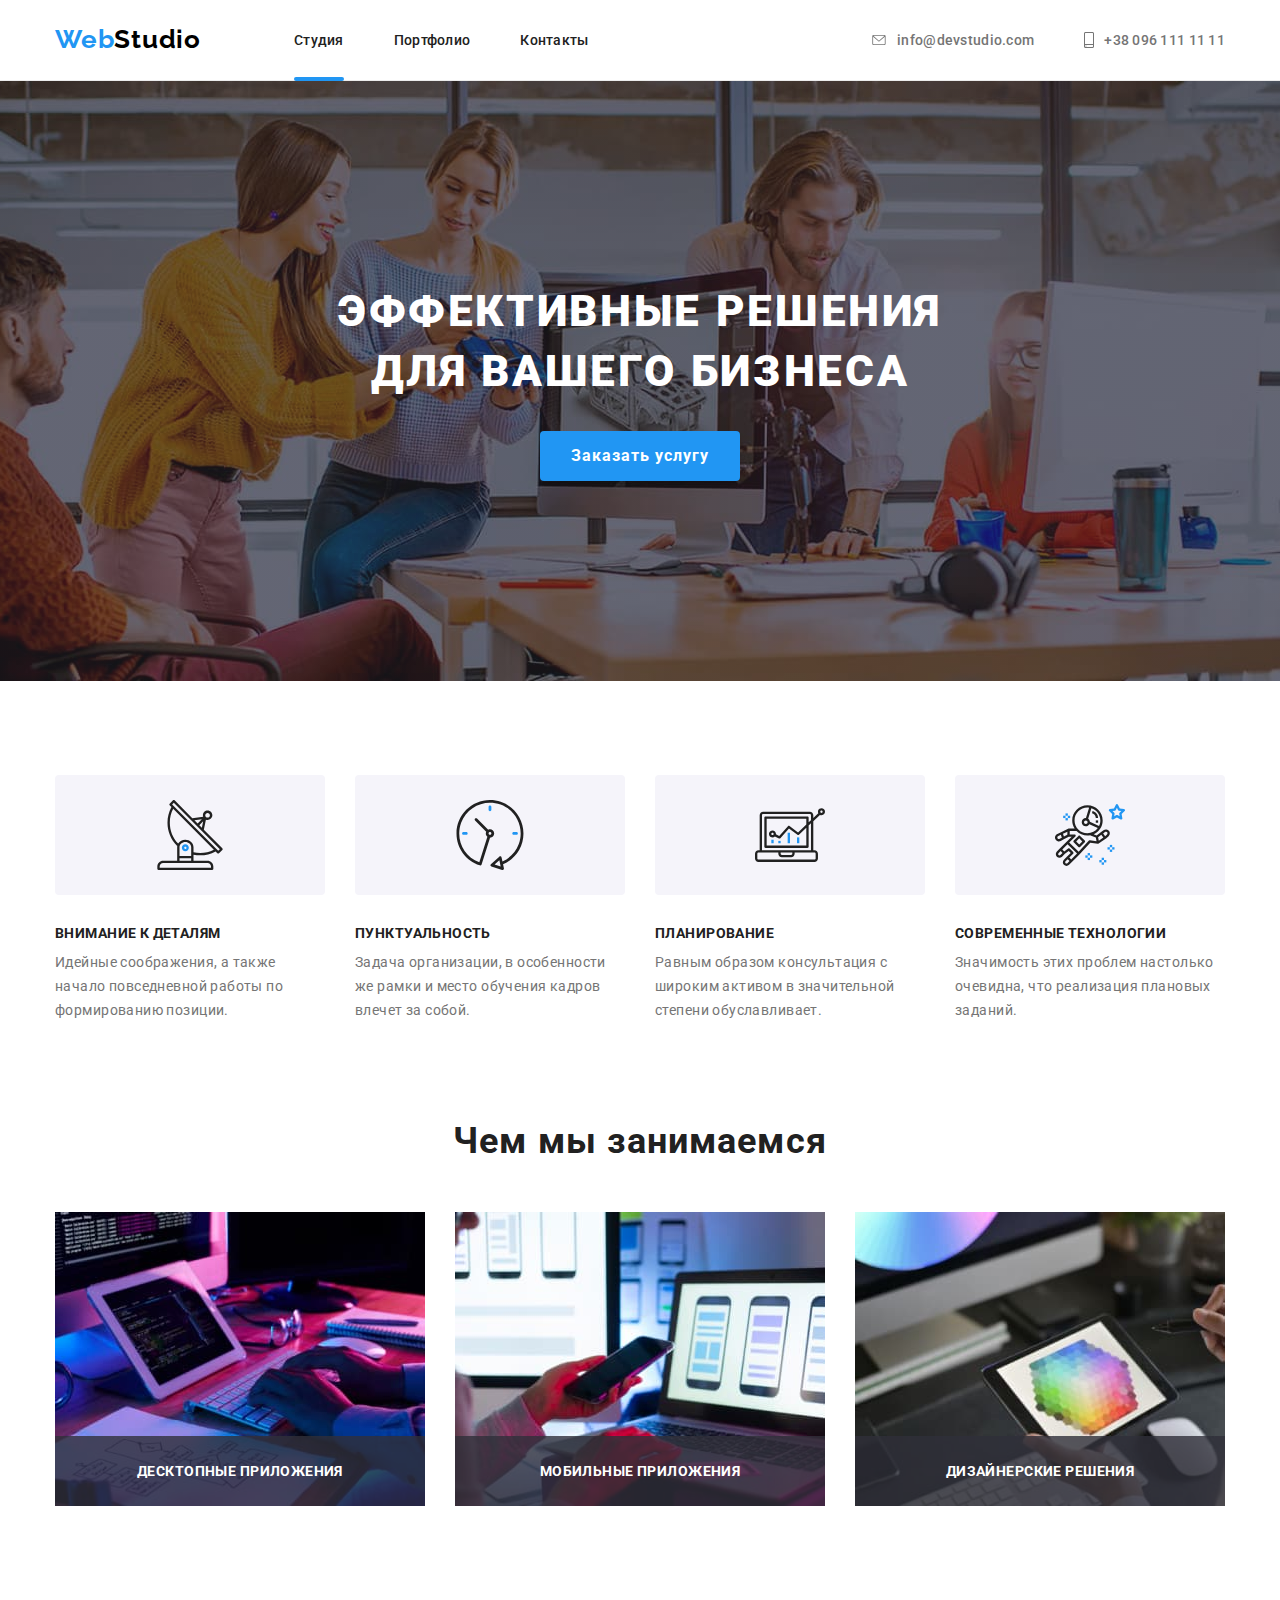
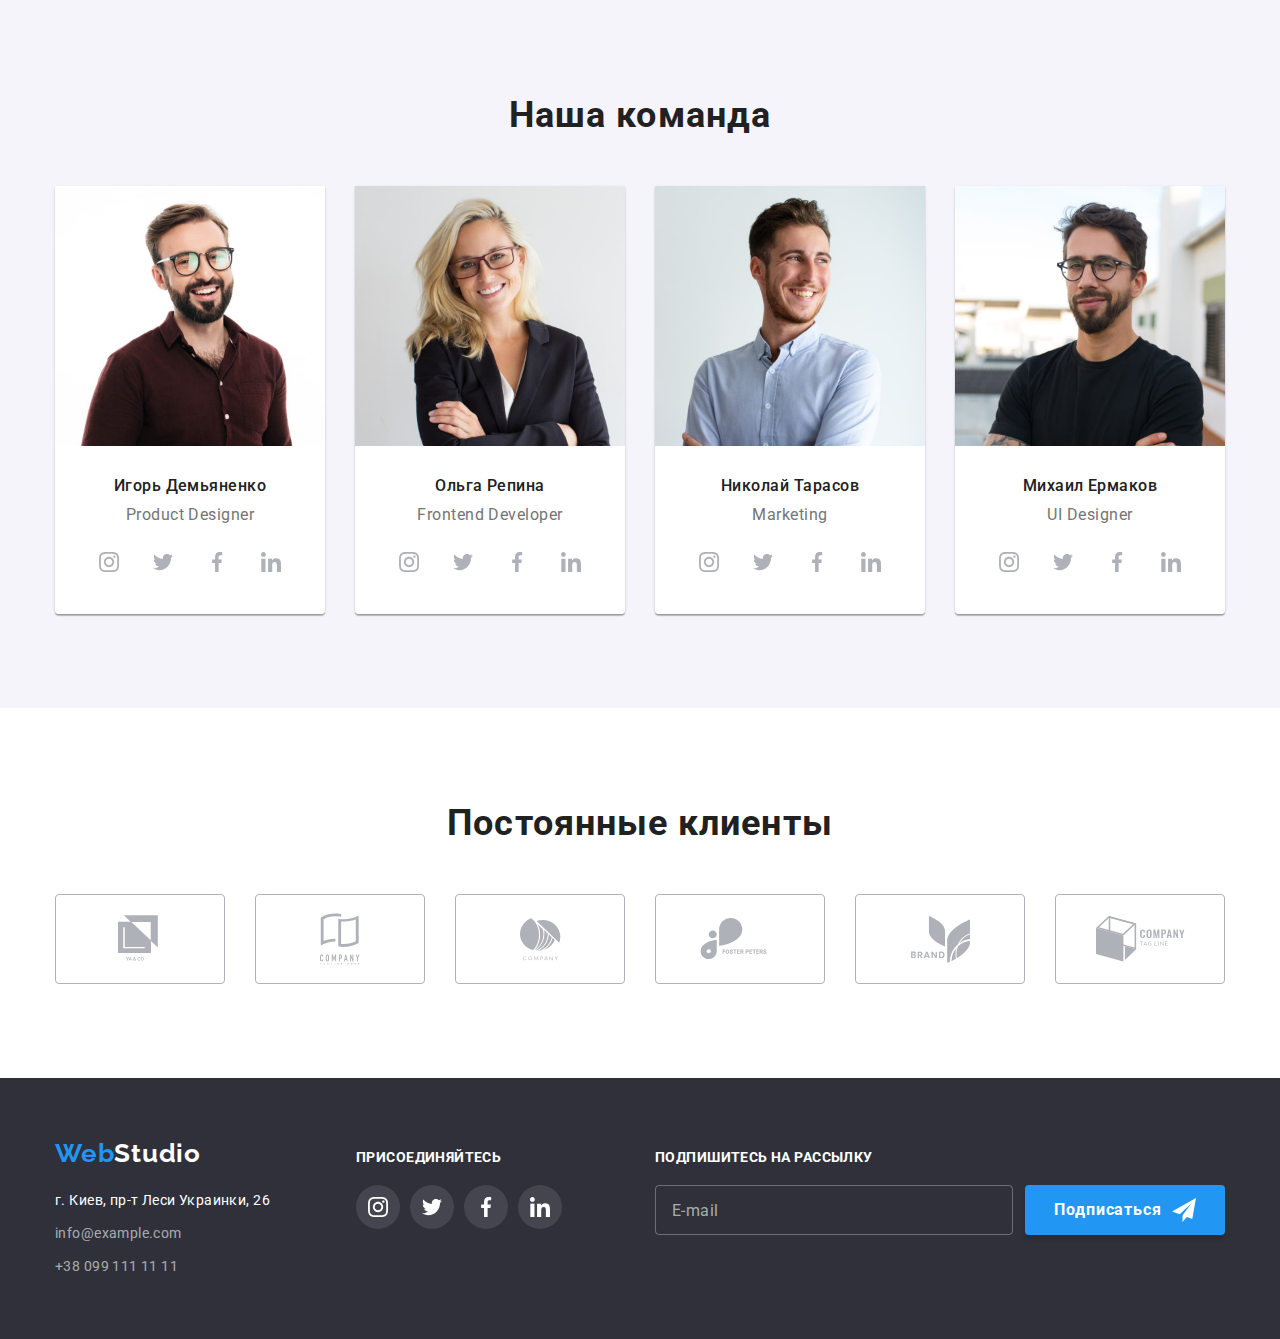
<file: index.html>
<!DOCTYPE html>
<html lang="ru">

<head>
  <meta charset="UTF-8" />
  <meta name="viewport" content="width=device-width, initial-scale=1.0" />
  <title>WebStudio</title>
  <link rel="preconnect" href="https://fonts.gstatic.com" />
  <link rel="stylesheet"
    href="https://fonts.googleapis.com/css2?family=Raleway:wght@700&family=Roboto:wght@400;500;700&display=swap" />
  <link rel="stylesheet" href="https://cdnjs.cloudflare.com/ajax/libs/animate.css/4.1.1/animate.min.css" />
  <link rel="stylesheet"
    href="https://cdnjs.cloudflare.com/ajax/libs/modern-normalize/1.0.0/modern-normalize.min.css" />
  <link rel="stylesheet" href="./css/main.min.css" />
</head>

<body class="page">

  <!-- Шапка страницы -->
  <header class="header">
    <div class="container">

      <!-- Главная навигация -->
      <nav class="navigation">
        <a class="logo animate__rollIn" href="./index.html" aria-label="логотип сайта">Web<span
            class="logo-header">Studio</span></a>

        <!-- Ссылки -->
        <ul class="navigation-list">
          <li class="navigation-list-item">
            <a class="navigation-list-link current" href="./index.html">Студия</a>
          </li>
          <li class="navigation-list-item">
            <a class="navigation-list-link" href="./portfolio.html">Портфолио</a>
          </li>
          <li class="navigation-list-item">
            <a class="navigation-list-link" href="">Контакты</a>
          </li>
        </ul>
      </nav>

      <!-- Контакты -->
      <address class="address">
        <ul class="address-list">
          <li class="address-list-item">
            <a class="address-link" href="mailto:info@devstudio.com">
              <svg class="address-icon" width="16" height="10">
                <use href="./images/sprite.svg#mail"></use>
              </svg>
              info@devstudio.com</a>
          </li>
          <li class="address-list-item">
            <a class="address-link" href="tel:+380961111111">
              <svg class="address-icon" width="10" height="16">
                <use href="./images/sprite.svg#phone"></use>
              </svg>
              +38 096 111 11 11</a>
          </li>
        </ul>
      </address>
    </div>
  </header>

  <!-- Основной контент -->
  <main>

    <!-- Секция банер -->
    <section class="hero">
      <div class="container">
        <h1 class="hero-title">Эффективные решения для вашего бизнеса</h1>
        <button class="button" type="button" data-modal-open>Заказать услугу</button>
      </div>
    </section>

    <!-- Преимущества -->
    <section class="advanteges section">
      <div class="container">
        <h2 class="visually-hidden">Наши преимущества</h2>
        <ul class="advanteges-list">
          <li class="advanteges-list-item">
            <div class="advanteges-icon-wrapper" aria-label="Антена">
              <svg class="advanteges-icon" width="70" height="70">
                <use href="./images/sprite.svg#antenna"></use>
              </svg>
            </div>
            <h3 class="advanteges-title">Внимание к деталям</h3>
            <p class="advanteges-text">Идейные соображения, а также начало повседневной работы по формированию позиции.
            </p>
          </li>
          <li class="advanteges-list-item">
            <div class="advanteges-icon-wrapper" aria-label="Часы">
              <svg class="advanteges-icon" width="70" height="70">
                <use href="./images/sprite.svg#clock"></use>
              </svg>
            </div>
            <h3 class="advanteges-title">Пунктуальность</h3>
            <p class="advanteges-text">Задача организации, в особенности же рамки и место обучения кадров влечет за
              собой.</p>
          </li>
          <li class="advanteges-list-item">
            <div class="advanteges-icon-wrapper" aria-label="Диаграма">
              <svg class="advanteges-icon" width="70" height="70">
                <use href="./images/sprite.svg#diagram"></use>
              </svg>
            </div>
            <h3 class="advanteges-title">Планирование</h3>
            <p class="advanteges-text">Равным образом консультация с широким активом в значительной степени
              обуславливает.</p>
          </li>
          <li class="advanteges-list-item">
            <div class="advanteges-icon-wrapper" aria-label="Астронавт">
              <svg class="advanteges-icon" width="70" height="70">
                <use href="./images/sprite.svg#astronaut"></use>
              </svg>
            </div>
            <h3 class="advanteges-title">Современные технологии</h3>
            <p class="advanteges-text">Значимость этих проблем настолько очевидна, что реализация плановых заданий.</p>
          </li>
        </ul>
      </div>
    </section>

    <!-- Наш продукт -->
    <section class="product section">
      <div class="container">
        <h2 class="title">Чем мы занимаемся</h2>
        <ul class="product-list">
          <li class="product-list-item">
            <div class="product-list-wrapper">
              <a class="product-list-link" href="">
                <img class="product-list-img" src="./images/product/product-img-1.jpg" alt="Компьтер" width="370"
                  height="294" /></a>
              <p class="product-title">Десктопные приложения</p>

            </div>
          </li>
          <li class="product-list-item">
            <div class="product-list-wrapper">
              <a class="product-list-link" href="">
                <img class="product-list-img" src="./images/product/product-img-2.jpg" alt="Телефон" width="370"
                  height="294" /></a>
              <p class="product-title">Мобильные приложения</p>

            </div>
          </li>
          <li class="product-list-item">
            <div class="product-list-wrapper">
              <a class="product-list-link" href="">
                <img class="product-list-img" src="./images/product/product-img-3.jpg" alt="Планшет" width="370"
                  height="294" /></a>
              <p class="product-title">Дизайнерские решения</p>

            </div>
          </li>
        </ul>
      </div>

    </section>

    <!-- Наша команда -->
    <section class="team section">
      <div class="container">
        <h2 class="title">Наша команда</h2>
        <ul class="team-list">
          <li class="team-list-item">
            <img class="team-list-img" src="./images/team/team-img-1.jpg" alt="Мужчина" width="270" height="260" />
            <div class="team-list-contant-wrapper">
              <h3 class="team-list-name">Игорь Демьяненко</h3>
              <p class="team-list-posistion">Product Designer</p>
              <ul class="team-social-list">
                <li class="team-social-list-item">
                  <a class="social-list-link" href="http://insatagram.com" target="blank" rel="noreferrer noopener"
                    aria-label="Перейти на профиль instagram">
                    <svg class="social-list-icon" width="20" height="20">
                      <use href="./images/sprite.svg#instagram"></use>
                    </svg>
                  </a>
                </li>
                <li class="team-social-list-item">
                  <a class="social-list-link" href="http://twitter.com" target="blank" rel="noreferrer noopener"
                    aria-label="Перейти на профиль twitter">
                    <svg class="social-list-icon" width="20" height="20">
                      <use href="./images/sprite.svg#twitter"></use>
                    </svg>
                  </a>
                </li>
                <li class="team-social-list-item">
                  <a class="social-list-link" href="http://facebook.com" target="blank" rel="noreferrer noopener"
                    aria-label="Перейти на профиль facebook">
                    <svg class="social-list-icon" width="20" height="20">
                      <use href="./images/sprite.svg#facebook"></use>
                    </svg>
                  </a>
                </li>
                <li class="team-social-list-item">
                  <a class="social-list-link" href="http://linkedin.com" target="blank" rel="noreferrer noopener"
                    aria-label="Перейти на профиль linkedin">
                    <svg class="social-list-icon" width="20" height="20">
                      <use href="./images/sprite.svg#linkedin"></use>
                    </svg>
                  </a>
                </li>
              </ul>
            </div>

          </li>
          <li class="team-list-item">
            <img class="team-list-img" src="./images/team/team-img-2.jpg" alt="Женщина" width="270" height="260" />
            <div class="team-list-contant-wrapper">
              <h3 class="team-list-name">Ольга Репина</h3>
              <p class="team-list-posistion">Frontend Developer</p>
              <ul class="team-social-list">
                <li class="team-social-list-item">
                  <a class="social-list-link" href="http://insatagram.com" target="blank" rel="noreferrer noopener"
                    aria-label="Перейти на профиль instagram">
                    <svg class="social-list-icon" width="20" height="20">
                      <use href="./images/sprite.svg#instagram"></use>
                    </svg>
                  </a>
                </li>
                <li class="team-social-list-item">
                  <a class="social-list-link" href="http://twitter.com" target="blank" rel="noreferrer noopener"
                    aria-label="Перейти на профиль twitter">
                    <svg class="social-list-icon" width="20" height="20">
                      <use href="./images/sprite.svg#twitter"></use>
                    </svg>
                  </a>
                </li>
                <li class="team-social-list-item">
                  <a class="social-list-link" href="http://facebook.com" target="blank" rel="noreferrer noopener"
                    aria-label="Перейти на профиль facebook">
                    <svg class="social-list-icon" width="20" height="20">
                      <use href="./images/sprite.svg#facebook"></use>
                    </svg>
                  </a>
                </li>
                <li class="team-social-list-item">
                  <a class="social-list-link" href="http://linkedin.com" target="blank" rel="noreferrer noopener"
                    aria-label="Перейти на профиль linkedin">
                    <svg class="social-list-icon" width="20" height="20">
                      <use href="./images/sprite.svg#linkedin"></use>
                    </svg>
                  </a>
                </li>
              </ul>
            </div>

          </li>
          <li class="team-list-item">
            <img class="team-list-img" src="./images/team/team-img-3.jpg" alt="Мужчина" width="270" height="260" />
            <div class="team-list-contant-wrapper">
              <h3 class="team-list-name">Николай Тарасов</h3>
              <p class="team-list-posistion">Marketing</p>
              <ul class="team-social-list">
                <li class="team-social-list-item">
                  <a class="social-list-link" href="http://insatagram.com" target="blank" rel="noreferrer noopener"
                    aria-label="Перейти на профиль instagram">
                    <svg class="social-list-icon" width="20" height="20">
                      <use href="./images/sprite.svg#instagram"></use>
                    </svg>
                  </a>
                </li>
                <li class="team-social-list-item">
                  <a class="social-list-link" href="http://twitter.com" target="blank" rel="noreferrer noopener"
                    aria-label="Перейти на профиль twitter">
                    <svg class="social-list-icon" width="20" height="20">
                      <use href="./images/sprite.svg#twitter"></use>
                    </svg>
                  </a>
                </li>
                <li class="team-social-list-item">
                  <a class="social-list-link" href="http://facebook.com" target="blank" rel="noreferrer noopener"
                    aria-label="Перейти на профиль facebook">
                    <svg class="social-list-icon" width="20" height="20">
                      <use href="./images/sprite.svg#facebook"></use>
                    </svg>
                  </a>
                </li>
                <li class="team-social-list-item">
                  <a class="social-list-link" href="http://linkedin.com" target="blank" rel="noreferrer noopener"
                    aria-label="Перейти на профиль linkedin">
                    <svg class="social-list-icon" width="20" height="20">
                      <use href="./images/sprite.svg#linkedin"></use>
                    </svg>
                  </a>
                </li>
              </ul>
            </div>

          </li>
          <li class="team-list-item">
            <img class="team-list-img" src="./images/team/team-img-4.jpg" alt="Мужчина" width="270" height="260" />
            <div class="team-list-contant-wrapper">
              <h3 class="team-list-name">Михаил Ермаков</h3>
              <p class="team-list-posistion">UI Designer</p>
              <ul class="team-social-list">
                <li class="team-social-list-item">
                  <a class="social-list-link" href="http://insatagram.com" target="blank" rel="noreferrer noopener"
                    aria-label="Перейти на профиль instagram">
                    <svg class="social-list-icon" width="20" height="20">
                      <use href="./images/sprite.svg#instagram"></use>
                    </svg>
                  </a>
                </li>
                <li class="team-social-list-item">
                  <a class="social-list-link" href="http://twitter.com" target="blank" rel="noreferrer noopener"
                    aria-label="Перейти на профиль twitter">
                    <svg class="social-list-icon" width="20" height="20">
                      <use href="./images/sprite.svg#twitter"></use>
                    </svg>
                  </a>
                </li>
                <li class="team-social-list-item">
                  <a class="social-list-link" href="http://facebook.com" target="blank" rel="noreferrer noopener"
                    aria-label="Перейти на профиль facebook">
                    <svg class="social-list-icon" width="20" height="20">
                      <use href="./images/sprite.svg#facebook"></use>
                    </svg>
                  </a>
                </li>
                <li class="team-social-list-item">
                  <a class="social-list-link" href="http://linkedin.com" target="blank" rel="noreferrer noopener"
                    aria-label="Перейти на профиль linkedin">
                    <svg class="social-list-icon" width="20" height="20">
                      <use href="./images/sprite.svg#linkedin"></use>
                    </svg>
                  </a>
                </li>
              </ul>
            </div>
          </li>
        </ul>
      </div>
    </section>

    <!-- Наши клиенты -->
    <section class="clients section">
      <div class="container">
        <h2 class="title">Постоянные клиенты</h2>
        <ul class="clients-list">
          <li class="clients-list-item">
            <a class="clients-list-link" href="http://www.client-1.com" target="blank" rel="noreferrer noopener"
              aria-label="Перейти на сайт клиента 1">
              <svg class="clients-logo" width="44" height="49">
                <use href="./images/sprite.svg#client-1"></use>
              </svg>
            </a>
          </li>
          <li class="clients-list-item">
            <a class="clients-list-link" href="http://www.client-2.com" target="blank" rel="noreferrer noopener"
              aria-label="Перейти на сайт клиента 2">
              <svg class="clients-logo" width="40" height="52">
                <use href="./images/sprite.svg#client-2"></use>
              </svg>
            </a>
          </li>
          <li class="clients-list-item">
            <a class="clients-list-link" href="http://www.client-3.com" target="blank" rel="noreferrer noopener"
              aria-label="Перейти на сайт клиента 3">
              <svg class="clients-logo" width="41" height="43">
                <use href="./images/sprite.svg#client-3"></use>
              </svg>
            </a>
          </li>
          <li class="clients-list-item">
            <a class="clients-list-link" href="http://www.client-4.com" target="blank" rel="noreferrer noopener"
              aria-label="Перейти на сайт клиента 4">
              <svg class="clients-logo" width="80" height="42">
                <use href="./images/sprite.svg#client-4"></use>
              </svg>
            </a>
          </li>
          <li class="clients-list-item">
            <a class="clients-list-link" href="http://www.client-5.com" target="blank" rel="noreferrer noopener"
              aria-label="Перейти на сайт клиента 5">
              <svg class="clients-logo" width="59" height="47">
                <use href="./images/sprite.svg#client-5"></use>
              </svg>
            </a>
          </li>
          <li class="clients-list-item">
            <a class="clients-list-link" href="http://www.client-6.com" target="blank" rel="noreferrer noopener"
              aria-label="Перейти на сайт клиента 6">
              <svg class="clients-logo" width="89" height="46">
                <use href="./images/sprite.svg#client-6"></use>
              </svg>
            </a>
          </li>
        </ul>
      </div>
    </section>
  </main>

  <!-- Контакты и адреса -->
  <footer class="footer">
    <div class="container">
      <div class="footer-contact-section">
        <a class="logo" href="./index.html">Web<span class="logo-footer">Studio</span></a>
        <address class="address">
          <ul class="contact-list">
            <li class="contact-list-item">
              <a class="contact-address" href="https://goo.gl/maps/TvjxiGNSPa9PZZpa7" target="blank"> г. Киев, пр-т Леси
                Украинки, 26</a>
            </li>
            <li class="contact-list-item">
              <a class="contact-link" href="mailto:info@example.com">info@example.com</a>
            </li>
            <li class="contact-list-item">
              <a class="contact-link" href="tel:+380991111111">+38 099 111 11 11</a>
            </li>
          </ul>
        </address>
      </div>

      <!-- Список соцсетей -->
      <div class="footer-social-section">
        <p class="footer-title">присоединяйтесь</p>
        <ul class="footer-social-list">
          <li class="footer-social-list-item">
            <a class="social-list-link" href="http://insatagram.com" target="blank" rel="noreferrer noopener"
              aria-label="Перейти на профиль instagram">
              <svg class="social-list-icon" width="20" height="20">
                <use href="./images/sprite.svg#instagram"></use>
              </svg>
            </a>
          </li>
          <li class="footer-social-list-item">
            <a class="social-list-link" href="http://twitter.com" target="blank" rel="noreferrer noopener"
              aria-label="Перейти на профиль twitter">
              <svg class="social-list-icon" width="20" height="20">
                <use href="./images/sprite.svg#twitter"></use>
              </svg>
            </a>
          </li>
          <li class="footer-social-list-item">
            <a class="social-list-link" href="http://facebook.com" target="blank" rel="noreferrer noopener"
              aria-label="Перейти на профиль facebook">
              <svg class="social-list-icon" width="20" height="20">
                <use href="./images/sprite.svg#facebook"></use>
              </svg>
            </a>
          </li>
          <li class="footer-social-list-item">
            <a class="social-list-link" href="http://linkedin.com" target="blank" rel="noreferrer noopener"
              aria-label="Перейти на профиль linkedin">
              <svg class="social-list-icon" width="20" height="20">
                <use href="./images/sprite.svg#linkedin"></use>
              </svg>
            </a>
          </li>
        </ul>
      </div>

      <!-- Форма подписки -->
      <div class="footer-form-section">
        <form action="#" class="subscription-form">
          <label for="subscription-mail" class="subscription-form-field footer-title" name="subscription-mail">
            подпишитесь на рассылку</label>
          <div class="subscription-form-input-wrapper">
            <input type="email" name="email" class="subscription-form-input" placeholder="E-mail"
              id="subscription-mail">
            <button type="submit" class="subscription-form-btn button">Подписаться
              <svg class="subscription-form-btn-icon" width="24" height="24">
                <use href="./images/sprite.svg#send"></use>
              </svg>
            </button>
          </div>
        </form>

      </div>
    </div>
  </footer>

  <!-- Модальное окно -->
  <div class="backdrop is-hidden" data-modal>
    <div class="modal-window">
      <button class="close-btn" type="button" data-modal-close>
        <svg class="close-btn-icon" width="18" height="18">
          <use href="./images/sprite.svg#close"></use>
        </svg>
      </button>
      <form action="#" class="modal-form">
        <p class="modal-form-title">Оставьте свои данные, мы вам перезвоним</p>
        <label class="modal-form-field">
          Имя
          <span class="modal-form-input-wrapper">
            <input type="text" name="user_name" class="modal-form-input">
            <svg class="modal-form-icon" width="18" height="18">
              <use href="./images/sprite.svg#modal-person"></use>
            </svg>
          </span>
        </label>
        <label class="modal-form-field">
          Телефон
          <span class="modal-form-input-wrapper">
            <input type="tel" name="user_tel" class="modal-form-input">
            <svg class="modal-form-icon" width="18" height="18">
              <use href="./images/sprite.svg#modal-phone"></use>
            </svg>
          </span>
        </label>
        <label class="modal-form-field">
          Почта
          <span class="modal-form-input-wrapper">
            <input type="email" name="user_mail" class="modal-form-input">
            <svg class="modal-form-icon" width="18" height="18">
              <use href="./images/sprite.svg#modal-mail"></use>
            </svg>
          </span>
        </label>
        <label class="modal-form-field addition">
          Комментарий
          <textarea class="modal-form-message" name="user_message" placeholder="Введите текст"></textarea>
        </label>
        <input class="modal-form-policy visually-hidden" type="checkbox" name="user_policy" value="accept-policy"
          id="user-policy">
        <label for="user-policy" class="modal-form-policy-text">Соглашаюсь с рассылкой и принимаю&nbsp;
          <a class="modal-form-policy-link" href="https://policies.google.com/privacy?hl=ru" target="blank">
            Условия договора</a></label>
        <button type="button" class="modal-form-btn button">Отправить</button>
      </form>
    </div>
  </div>

  <!-- Скрипты -->
  <script src="./js/modal.js"></script>
</body>

</html>
</file>
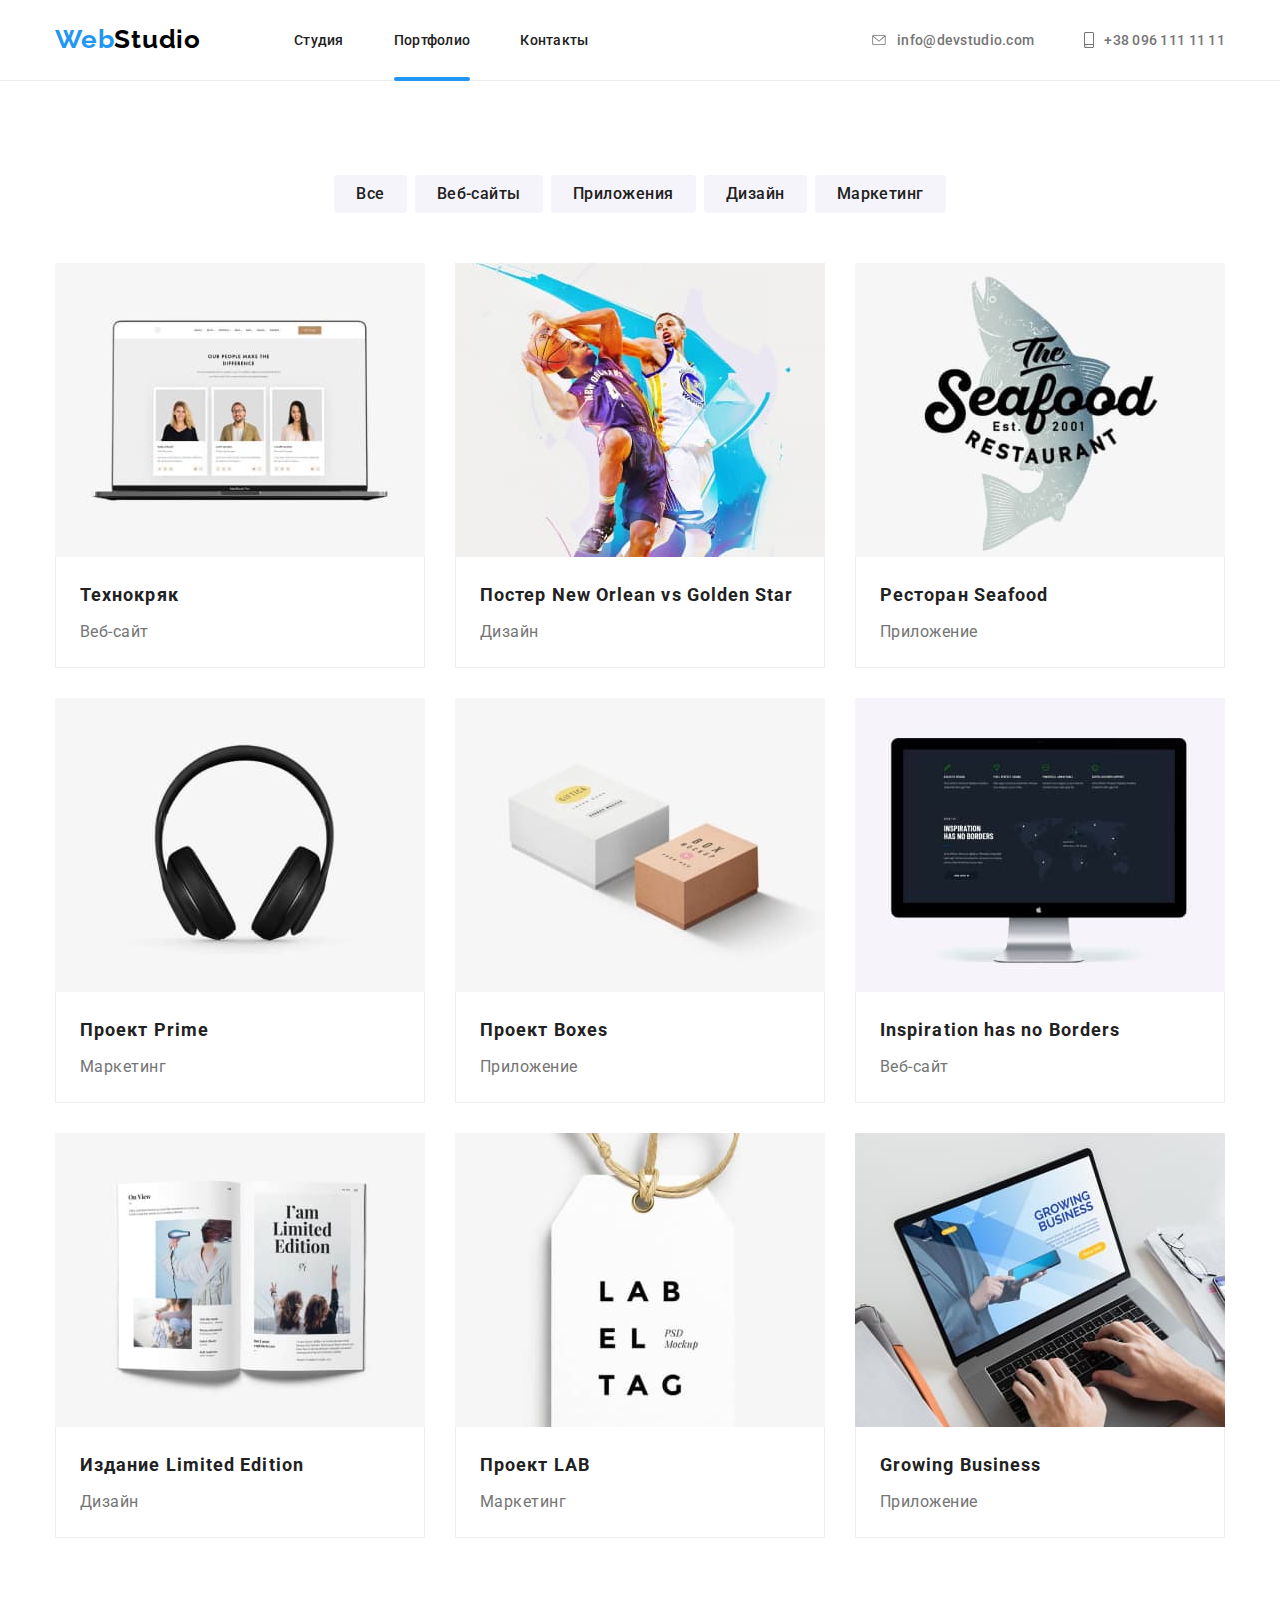
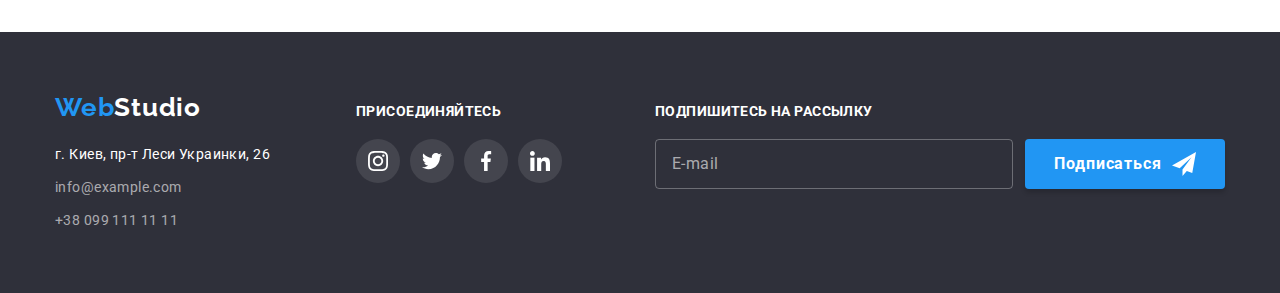
<file: portfolio.html>
<!DOCTYPE html>
<html lang="ru">

<head>
  <meta charset="UTF-8" />
  <meta name="viewport" content="width=device-width, initial-scale=1.0" />
  <title>Portfolio</title>
  <link rel="preconnect" href="https://fonts.gstatic.com" />
  <link rel="stylesheet"
    href="https://fonts.googleapis.com/css2?family=Raleway:wght@700&family=Roboto:wght@400;500;700&display=swap" />
  <link rel="stylesheet" href="https://cdnjs.cloudflare.com/ajax/libs/animate.css/4.1.1/animate.min.css" />
  <link rel="stylesheet"
    href="https://cdnjs.cloudflare.com/ajax/libs/modern-normalize/1.0.0/modern-normalize.min.css" />
  <link rel="stylesheet" href="./css/portfolio.min.css" />
</head>

<body class="page">

  <!-- Шапка страницы -->
  <header class="header">
    <div class="container">

      <!-- Главная навигация -->
      <nav class="navigation">
        <a class="logo animate__rollIn" href="./index.html" aria-label="логотип сайта">Web<span
            class="logo-header">Studio</span></a>

        <!-- Ссылки -->
        <ul class="navigation-list">
          <li class="navigation-list-item">
            <a class="navigation-list-link" href="./index.html">Студия</a>
          </li>
          <li class="navigation-list-item">
            <a class="navigation-list-link current" href="./portfolio.html">Портфолио</a>
          </li>
          <li class="navigation-list-item">
            <a class="navigation-list-link" href="">Контакты</a>
          </li>
        </ul>
      </nav>

      <!-- Контакты -->
      <address class="address">
        <ul class="address-list">
          <li class="address-list-item">
            <a class="address-link" href="mailto:info@devstudio.com">
              <svg class="address-icon" width="16" height="10">
                <use href="./images/sprite.svg#mail"></use>
              </svg>
              info@devstudio.com</a>
          </li>
          <li class="address-list-item">
            <a class="address-link" href="tel:+380961111111">
              <svg class="address-icon" width="10" height="16">
                <use href="./images/sprite.svg#phone"></use>
              </svg>
              +38 096 111 11 11</a>
          </li>
        </ul>
      </address>
    </div>
  </header>

  <!-- Основной контент -->
  <main>

    <!-- Секция кнопок -->
    <section class="projects section">
      <div class="container">
        <h1 class="visually-hidden">Портфолио</h1>
        <ul class="filter-list">
          <li class="filter-list-item">
            <button class="filter-btn" type="button">Все</button>
          </li>
          <li class="filter-list-item">
            <button class="filter-btn" type="button">Веб-сайты</button>
          </li>
          <li class="filter-list-item">
            <button class="filter-btn" type="button">Приложения</button>
          </li>
          <li class="filter-list-item">
            <button class="filter-btn" type="button">Дизайн</button>
          </li>
          <li class="filter-list-item">
            <button class="filter-btn" type="button">Маркетинг</button>
          </li>
        </ul>

        <!-- Наши проекты -->
        <h2 class="visually-hidden">Наши проекты</h2>
        <ul class="projects-list">
          <li class="projects-list-item">
            <a class="projects-list-link" href="">
              <div class="projects-list-img-wrapper">
                <img class="projects-list-img" src="./images/portfolio/project-img-1.jpg"
                  alt="Ноутбук с изображением итерфейса сайта">
                <p class="overlay">Технокряк это современная площадка распространения коронавируса. Компании используют
                  эту платформу для цифрового
                  шпионажа и атак на защищённые сервера конкурентов.</p>
              </div>
              <div class="projects-list-content-wrapper">
                <h2 class="projects-name">Технокряк</h2>
                <p class="projects-category">Веб-сайт</p>
              </div>
            </a>
          </li>
          <li class="projects-list-item">
            <a class="projects-list-link" href="">
              <div class="projects-list-img-wrapper">
                <img class="projects-list-img" src="./images/portfolio/project-img-2.jpg"
                  alt="Постер с изображением баскетболистов">
                <p class="overlay">Lorem ipsum dolor sit, amet consectetur adipisicing elit. Dolores commodi doloremque
                  tempora perspiciatis quis obcaecati molestias numquam architecto nesciunt consequuntur.</p>
              </div>
              <div class="projects-list-content-wrapper">
                <h2 class="projects-name">Постер New Orlean vs Golden Star</h2>
                <p class="projects-category">Дизайн</p>
              </div>
            </a>
          </li>
          <li class="projects-list-item">
            <a class="projects-list-link" href="">
              <div class="projects-list-img-wrapper">
                <img class="projects-list-img" src="./images/portfolio/project-img-3.jpg" alt="Логотип ресторана">
                <p class="overlay">Lorem ipsum dolor sit amet consectetur adipisicing elit. Sapiente explicabo amet
                  blanditiis? Neque necessitatibus fugiat quaerat omnis nobis!</p>
              </div>
              <div class="projects-list-content-wrapper">
                <h2 class="projects-name">Ресторан Seafood</h2>
                <p class="projects-category">Приложение</p>
              </div>
            </a>
          </li>
          <li class="projects-list-item">
            <a class="projects-list-link" href="">
              <div class="projects-list-img-wrapper">
                <img class="projects-list-img" src="./images/portfolio/project-img-4.jpg" alt="Наушники">
                <p class="overlay">Lorem ipsum dolor sit amet, consectetur adipisicing elit. Nulla amet adipisci
                  eligendi nesciunt harum rem accusamus?</p>
              </div>
              <div class="projects-list-content-wrapper">
                <h2 class="projects-name">Проект Prime</h2>
                <p class="projects-category">Маркетинг</p>
              </div>
            </a>
          </li>
          <li class="projects-list-item">
            <a class="projects-list-link" href="">
              <div class="projects-list-img-wrapper">
                <img class="projects-list-img" src="./images/portfolio/project-img-5.jpg" alt="Две коробки">
                <p class="overlay">Lorem ipsum dolor sit amet, consectetur adipisicing elit. Voluptatem rem obcaecati
                  ducimus corporis laudantium.</p>
              </div>
              <div class="projects-list-content-wrapper">
                <h2 class="projects-name">Проект Boxes</h2>
                <p class="projects-category">Приложение</p>
              </div>
            </a>
          </li>
          <li class="projects-list-item">
            <a class="projects-list-link" href="">
              <div class="projects-list-img-wrapper">
                <img class="projects-list-img" src="./images/portfolio/project-img-6.jpg" alt="Монитор компьютера">
                <p class="overlay">Lorem ipsum dolor, sit amet consectetur adipisicing elit. Minus consequatur enim
                  fuga?</p>
              </div>
              <div class="projects-list-content-wrapper">
                <h2 class="projects-name">Inspiration has no Borders</h2>
                <p class="projects-category">Веб-сайт</p>
              </div>
            </a>
          </li>
          <li class="projects-list-item">
            <a class="projects-list-link" href="">
              <div class="projects-list-img-wrapper">
                <img class="projects-list-img" src="./images/portfolio/project-img-7.jpg" alt="Раскрытая книга">
                <p class="overlay">Lorem ipsum dolor sit amet consectetur, adipisicing elit. Aliquid, omnis.</p>
              </div>
              <div class="projects-list-content-wrapper">
                <h2 class="projects-name">Издание Limited Edition</h2>
                <p class="projects-category">Дизайн</p>
              </div>
            </a>
          </li>
          <li class="projects-list-item">
            <a class="projects-list-link" href="">
              <div class="projects-list-img-wrapper">
                <img class="projects-list-img" src="./images/portfolio/project-img-8.jpg" alt="Белый ярлык на нитке">
                <p class="overlay">Lorem ipsum dolor sit amet consectetur adipisicing elit.</p>
              </div>
              <div class="projects-list-content-wrapper">
                <h2 class="projects-name">Проект LAB</h2>
                <p class="projects-category">Маркетинг</p>
              </div>
            </a>
          </li>
          <li class="projects-list-item">
            <a class="projects-list-link" href="">
              <div class="projects-list-img-wrapper">
                <img class="projects-list-img" src="./images/portfolio/project-img-9.jpg"
                  alt="Человек работает за ноутбуком">
                <p class="overlay">Lorem ipsum dolor sit amet.</p>
              </div>
              <div class="projects-list-content-wrapper">
                <h2 class="projects-name">Growing Business</h2>
                <p class="projects-category">Приложение</p>
              </div>
            </a>
          </li>
        </ul>
      </div>
    </section>
  </main>

  <!-- Контакты и адреса -->
  <footer class="footer">
    <div class="container">
      <div class="footer-contact-section">
        <a class="logo" href="./index.html">Web<span class="logo-footer">Studio</span></a>
        <address class="address">
          <ul class="contact-list">
            <li class="contact-list-item">
              <a class="contact-address" href="https://goo.gl/maps/TvjxiGNSPa9PZZpa7" target="blank"> г. Киев, пр-т Леси
                Украинки, 26</a>
            </li>
            <li class="contact-list-item">
              <a class="contact-link" href="mailto:info@example.com">info@example.com</a>
            </li>
            <li class="contact-list-item">
              <a class="contact-link" href="tel:+380991111111">+38 099 111 11 11</a>
            </li>
          </ul>
        </address>
      </div>

      <!-- Список соцсетей -->
      <div class="footer-social-section">
        <p class="footer-title">присоединяйтесь</p>
        <ul class="footer-social-list">
          <li class="footer-social-list-item">
            <a class="social-list-link" href="http://insatagram.com" target="blank" rel="noreferrer noopener"
              aria-label="Перейти на профиль instagram">
              <svg class="social-list-icon" width="20" height="20">
                <use href="./images/sprite.svg#instagram"></use>
              </svg>
            </a>
          </li>
          <li class="footer-social-list-item">
            <a class="social-list-link" href="http://twitter.com" target="blank" rel="noreferrer noopener"
              aria-label="Перейти на профиль twitter">
              <svg class="social-list-icon" width="20" height="20">
                <use href="./images/sprite.svg#twitter"></use>
              </svg>
            </a>
          </li>
          <li class="footer-social-list-item">
            <a class="social-list-link" href="http://facebook.com" target="blank" rel="noreferrer noopener"
              aria-label="Перейти на профиль facebook">
              <svg class="social-list-icon" width="20" height="20">
                <use href="./images/sprite.svg#facebook"></use>
              </svg>
            </a>
          </li>
          <li class="footer-social-list-item">
            <a class="social-list-link" href="http://linkedin.com" target="blank" rel="noreferrer noopener"
              aria-label="Перейти на профиль linkedin">
              <svg class="social-list-icon" width="20" height="20">
                <use href="./images/sprite.svg#linkedin"></use>
              </svg>
            </a>
          </li>
        </ul>
      </div>

      <!-- Форма подписки -->
      <div class="footer-form-section">
        <form action="#" class="subscription-form">
          <label for="subscription-mail" class="subscription-form-field footer-title" name="subscription-mail">
            подпишитесь на рассылку</label>
          <div class="subscription-form-input-wrapper">
            <input type="email" class="subscription-form-input" placeholder="E-mail" id="subscription-mail">
            <button type="submit" class="subscription-form-btn button">Подписаться
              <svg class="subscription-form-btn-icon" width="24" height="24">
                <use href="./images/sprite.svg#send"></use>
              </svg>
            </button>
          </div>
        </form>

      </div>
    </div>
  </footer>
</body>

</html>
</file>
<file: css/main.min.css>
:root{--primary-page-font: 'Roboto', sans-serif;--secondary-page-font: 'Raleway', sans-serif;--accent-color: #2196f3;--primary-text-color: #757575;--secondary-text-color: #212121;--white-text-color: #ffffff;--black-text-color: #000000;--footer-text-color: rgba(255, 255, 255, 0.6);--primary-background-color: #ffffff;--secondary-background-color: #f5f4fa;--hero-background-color: #c4c4c4;--product-background-color: rgba(47, 48, 58, 0.8);--footer-background-color: #2f303a;--backdrop-backgraund-color: rgba(0, 0, 0, 0.2);--overlay-background-color: rgba(33, 150, 243, 0.9);--header-border-color: #ececec;--footer-input-border-color: rgba(255, 255, 255, 0.3);--modal-input-border-color: rgba(33, 33, 33, 0.2);--cards-border-color: #eeeeee;--icons-color: #afb1b8;--footer-icons-color: rgba(255, 255, 255, 0.1);--transition-function: 250ms cubic-bezier(0.4, 0, 0.2, 1)}.visually-hidden{position:absolute;width:1px;height:1px;margin:-1px;border:0;padding:0;white-space:nowrap;-webkit-clip-path:inset(100%);clip-path:inset(100%);clip:rect(0 0 0 0);overflow:hidden}h1,h2,h3,h4,h5,h6,p{margin:0}ul,ol{margin:0;padding:0;list-style:none}a{text-decoration:none}img{display:block;max-width:100%;height:auto}.page{font-family:var(--primary-page-font);color:var(--primary-text-color)}.address{font-style:normal}.container{width:1200px;padding:0 15px;margin:0 auto}.section{padding-top:94px;padding-bottom:94px}.logo{font-family:var(--secondary-page-font);font-weight:700;font-size:26px;line-height:1.192;letter-spacing:.03em;color:var(--accent-color)}.logo-header{color:var(--black-text-color)}.logo-footer{color:var(--white-text-color)}.title{margin-bottom:50px;font-weight:700;font-size:36px;line-height:1.167;letter-spacing:.03em;text-align:center;color:var(--secondary-text-color)}.social-list-link{display:-webkit-box;display:-ms-flexbox;display:flex;-webkit-box-pack:center;-ms-flex-pack:center;justify-content:center;-webkit-box-align:center;-ms-flex-align:center;align-items:center;width:44px;height:44px;border-radius:50%}.button{min-width:200px;padding:10px;border-radius:4px;border:none;font-weight:700;font-size:16px;line-height:1.875;letter-spacing:.06em;color:var(--white-text-color);background-color:var(--accent-color);cursor:pointer;-webkit-box-shadow:0px 4px 4px rgba(0,0,0,0.15);box-shadow:0px 4px 4px rgba(0,0,0,0.15)}.backdrop{position:fixed;top:0;left:0;width:100%;height:100%;background-color:var(--backdrop-backgraund-color);-webkit-backdrop-filter:blur(5px) grayscale(50%);backdrop-filter:blur(5px) grayscale(50%);-webkit-transition:all 500ms cubic-bezier(0.4, 0, 0.2, 1);transition:all 500ms cubic-bezier(0.4, 0, 0.2, 1)}.backdrop.is-hidden{-webkit-transition:all 500ms cubic-bezier(0.4, 0, 0.2, 1) 750ms;transition:all 500ms cubic-bezier(0.4, 0, 0.2, 1) 750ms}.modal-window{position:absolute;top:50%;left:50%;-webkit-transform:translate(-50%, -50%) scale(1);transform:translate(-50%, -50%) scale(1);width:528px;min-height:581px;background-color:var(--primary-background-color);-webkit-box-shadow:0px 1px 3px rgba(0,0,0,0.12),0px 1px 1px rgba(0,0,0,0.14),0px 2px 1px rgba(0,0,0,0.2);box-shadow:0px 1px 3px rgba(0,0,0,0.12),0px 1px 1px rgba(0,0,0,0.14),0px 2px 1px rgba(0,0,0,0.2);border-radius:4px;padding:40px;-webkit-transition:-webkit-transform 750ms cubic-bezier(0.4, 0, 0.2, 1) 500ms;transition:-webkit-transform 750ms cubic-bezier(0.4, 0, 0.2, 1) 500ms;transition:transform 750ms cubic-bezier(0.4, 0, 0.2, 1) 500ms;transition:transform 750ms cubic-bezier(0.4, 0, 0.2, 1) 500ms, -webkit-transform 750ms cubic-bezier(0.4, 0, 0.2, 1) 500ms}.backdrop.is-hidden .modal-window{-webkit-transform:translate(-50%, -50%) scale(0) rotateX(-180deg);transform:translate(-50%, -50%) scale(0) rotateX(-180deg);-webkit-transition:-webkit-transform 750ms cubic-bezier(0.4, 0, 0.2, 1) 0ms;transition:-webkit-transform 750ms cubic-bezier(0.4, 0, 0.2, 1) 0ms;transition:transform 750ms cubic-bezier(0.4, 0, 0.2, 1) 0ms;transition:transform 750ms cubic-bezier(0.4, 0, 0.2, 1) 0ms, -webkit-transform 750ms cubic-bezier(0.4, 0, 0.2, 1) 0ms}.close-btn{display:-webkit-box;display:-ms-flexbox;display:flex;-webkit-box-pack:center;-ms-flex-pack:center;justify-content:center;-webkit-box-align:center;-ms-flex-align:center;align-items:center;padding:0;position:absolute;top:8px;right:8px;width:30px;height:30px;border:1px solid rgba(0,0,0,0.1);border-radius:50%;background-color:var(--primary-background-color);cursor:pointer;-webkit-transition:all var(--transition-function);transition:all var(--transition-function)}.close-btn:hover,.close-btn:focus{fill:var(--accent-color);border-color:var(--primary-text-color)}.is-hidden{opacity:0;visibility:hidden;pointer-events:none}.modal-form{display:-webkit-box;display:-ms-flexbox;display:flex;-webkit-box-orient:vertical;-webkit-box-direction:normal;-ms-flex-direction:column;flex-direction:column}.modal-form-title{font-weight:700;font-size:20px;line-height:1.15;letter-spacing:.03em;text-align:center;color:var(--secondary-text-color);margin-bottom:12px}.modal-form-field{font-weight:400;font-size:12px;line-height:1.167;letter-spacing:.01em;color:var(--primary-text-color);margin-bottom:10px}.modal-form-field.addition{margin-bottom:20px}.modal-form-input-wrapper{position:relative;display:block;margin-top:4px}.modal-form-input,.modal-form-message{width:100%;height:40px;border:1px solid var(--modal-input-border-color);border-radius:4px;padding-left:42px;cursor:pointer;font-weight:400;font-size:14px;line-height:1.142;letter-spacing:.01em;-webkit-transition:all var(--transition-function);transition:all var(--transition-function)}.modal-form-input:focus,.modal-form-message:focus{outline:none;border-color:var(--accent-color)}.modal-form-message{display:block;height:120px;padding:12px 16px;margin-top:4px;resize:none}.modal-form-message::-webkit-input-placeholder{color:rgba(117,117,117,0.5)}.modal-form-message:-ms-input-placeholder{color:rgba(117,117,117,0.5)}.modal-form-message::-ms-input-placeholder{color:rgba(117,117,117,0.5)}.modal-form-message::placeholder{color:rgba(117,117,117,0.5)}.modal-form-icon{position:absolute;top:50%;left:12px;-webkit-transform:translateY(-50%);transform:translateY(-50%);-webkit-transition:all var(--transition-function);transition:all var(--transition-function)}.modal-form-input:focus+.modal-form-icon,.modal-form-input:hover+.modal-form-icon{fill:var(--accent-color)}.modal-form-policy-text{display:-webkit-box;display:-ms-flexbox;display:flex;-webkit-box-pack:center;-ms-flex-pack:center;justify-content:center;-webkit-box-align:center;-ms-flex-align:center;align-items:center;font-weight:400;font-size:14px;line-height:1.714;letter-spacing:.03em;color:var(--primary-text-color);margin-bottom:30px}.modal-form-policy-text::before{content:'';width:16px;height:16px;border:2px solid var(--secondary-text-color);border-radius:2px;margin-right:7px;-webkit-transition:background-color var(--transition-function),border var(--transition-function);transition:background-color var(--transition-function),border var(--transition-function)}.modal-form-policy:checked+.modal-form-policy-text::before{background-color:var(--accent-color);border:transparent;background-image:url(../images/checkbox.svg);background-repeat:no-repeat;background-position:center}.modal-form-policy-link{color:var(--accent-color);text-decoration:underline;text-decoration-skip-ink:none}.modal-form-btn{display:block;width:200px;margin:0 auto}.header{padding-top:14px;padding-bottom:15px;border-bottom:1px solid var(--header-border-color)}.header .container{display:-webkit-box;display:-ms-flexbox;display:flex;-webkit-box-pack:center;-ms-flex-pack:center;justify-content:center;-webkit-box-align:center;-ms-flex-align:center;align-items:center}.header .logo{margin-right:93px;padding-top:10px;padding-bottom:10px;-webkit-animation-duration:1500ms;animation-duration:1500ms;-webkit-animation-iteration-count:1;animation-iteration-count:1}.header .address{margin-left:auto}.navigation{display:-webkit-box;display:-ms-flexbox;display:flex;-webkit-box-pack:center;-ms-flex-pack:center;justify-content:center;-webkit-box-align:center;-ms-flex-align:center;align-items:center}.navigation .navigation-list{display:-webkit-box;display:-ms-flexbox;display:flex}.navigation .navigation-list-item:not(:last-child){margin-right:50px}.navigation .navigation-list-link{position:relative;color:var(--secondary-text-color)}.navigation-list-link,.address-link{display:-webkit-box;display:-ms-flexbox;display:flex;-webkit-box-pack:center;-ms-flex-pack:center;justify-content:center;-webkit-box-align:center;-ms-flex-align:center;align-items:center;padding-top:17px;padding-bottom:16px;font-weight:500;font-size:14px;line-height:1.143;letter-spacing:.02em;color:var(--primary-text-color);-webkit-transition:color var(--transition-function);transition:color var(--transition-function)}.navigation-list-link:hover,.navigation-list-link:focus,.address-link:hover,.address-link:focus,.current{color:var(--accent-color)}.current::after{content:'';display:block;position:absolute;left:0;bottom:-16.9px;width:100%;height:4px;border-radius:2px;background-color:var(--accent-color)}.address-list{display:-webkit-box;display:-ms-flexbox;display:flex}.address-list-item:not(:last-child){margin-right:50px}.address-icon{fill:currentColor;margin-right:10px}.footer{padding-top:50px;padding-bottom:60px;background-color:var(--footer-background-color)}.footer-contact-section{margin-right:70px}.footer .container{display:-webkit-box;display:-ms-flexbox;display:flex;-webkit-box-align:baseline;-ms-flex-align:baseline;align-items:baseline}.footer .logo{display:inline-block;margin-bottom:10px;padding-top:10px;padding-bottom:10px}.footer-title{margin-bottom:20px;font-weight:700;font-size:14px;line-height:1.142;letter-spacing:.03em;text-transform:uppercase;color:var(--white-text-color)}.footer-social-section{margin-right:93px}.footer-social-list{display:-webkit-box;display:-ms-flexbox;display:flex}.footer-social-list-item:not(:last-child){margin-right:10px}.footer .social-list-link{color:var(--white-text-color);background-color:var(--footer-icons-color);-webkit-transition:background-color var(--transition-function);transition:background-color var(--transition-function)}.footer .social-list-link:hover,.footer .social-list-link:focus{background-color:var(--accent-color)}.footer .social-list-icon{fill:currentColor}.contact-list{width:231px;font-weight:400;font-size:14px;line-height:1.714;letter-spacing:.03em}.contact-list-item:not(:last-child){margin-bottom:9px}.contact-address,.contact-link{padding-top:5px;padding-bottom:5px;color:var(--footer-text-color)}.contact-address{color:var(--white-text-color)}.subscription-form-field{display:block}.subscription-form-input{padding-left:16px;margin-right:12px;width:358px;height:50px;border:1px solid var(--footer-input-border-color);border-radius:4px;background-color:transparent;font-weight:400;font-size:16px;line-height:1.25;letter-spacing:.03em;color:var(--white-text-color);-webkit-transition:border-color var(--transition-function);transition:border-color var(--transition-function)}.subscription-form-input-wrapper{display:-webkit-box;display:-ms-flexbox;display:flex}.subscription-form-input:focus{outline:none;border-color:var(--accent-color)}.subscription-form-input::-webkit-input-placeholder{color:var(--footer-text-color)}.subscription-form-input:-ms-input-placeholder{color:var(--footer-text-color)}.subscription-form-input::-ms-input-placeholder{color:var(--footer-text-color)}.subscription-form-input::placeholder{color:var(--footer-text-color)}.subscription-form-btn{display:-webkit-box;display:-ms-flexbox;display:flex;-webkit-box-pack:center;-ms-flex-pack:center;justify-content:center;-webkit-box-align:center;-ms-flex-align:center;align-items:center}.subscription-form-btn-icon{margin-left:10px;fill:currentColor}.hero{max-width:1600px;margin:auto;background-color:var(--hero-background-color);background-image:-webkit-gradient(linear, left top, left bottom, from(rgba(47,48,58,0.4)), to(rgba(47,48,58,0.4))),url("../images/hero/bg-img.jpg");background-image:linear-gradient(rgba(47,48,58,0.4), rgba(47,48,58,0.4)),url("../images/hero/bg-img.jpg");background-repeat:no-repeat;background-position:center;background-size:cover}.hero .container{padding-top:200px;padding-bottom:200px;text-align:center}.hero-title{max-width:700px;margin-left:auto;margin-right:auto;margin-bottom:30px;font-weight:900;font-size:44px;line-height:1.364;letter-spacing:.06em;text-transform:uppercase;color:var(--white-text-color)}.advanteges-list{display:-webkit-box;display:-ms-flexbox;display:flex;-webkit-box-pack:justify;-ms-flex-pack:justify;justify-content:space-between}.advanteges-list-item{width:270px}.advanteges-icon-wrapper{height:120px;padding:25px 100px;margin-bottom:30px;background-color:var(--secondary-background-color);border-radius:4px}.advanteges-title{margin-bottom:10px;font-weight:700;font-size:14px;line-height:1.143;letter-spacing:.03em;text-transform:uppercase;color:var(--secondary-text-color)}.advanteges-text{min-height:75px;font-weight:400;font-size:14px;line-height:1.714;letter-spacing:.03em}.product{padding-top:0}.product-list{display:-webkit-box;display:-ms-flexbox;display:flex;-webkit-box-pack:justify;-ms-flex-pack:justify;justify-content:space-between}.product-list-wrapper{position:relative}.product-title{position:absolute;left:0;bottom:0;padding-top:27px;padding-bottom:27px;width:100%;height:70px;font-weight:700;font-size:14px;line-height:1.142;letter-spacing:.03em;text-align:center;text-transform:uppercase;color:var(--white-text-color);background-color:var(--product-background-color)}.team{font-weight:400;font-size:16px;line-height:1.188;letter-spacing:.03em;text-align:center;background-color:var(--secondary-background-color)}.team-list,.team-social-list{display:-webkit-box;display:-ms-flexbox;display:flex;-webkit-box-pack:justify;-ms-flex-pack:justify;justify-content:space-between}.team-list-item{-webkit-box-shadow:0px 1px 3px rgba(0,0,0,0.12),0px 1px 1px rgba(0,0,0,0.14),0px 2px 1px rgba(0,0,0,0.2);box-shadow:0px 1px 3px rgba(0,0,0,0.12),0px 1px 1px rgba(0,0,0,0.14),0px 2px 1px rgba(0,0,0,0.2);border-radius:0px 0px 4px 4px;overflow:hidden}.team-list-contant-wrapper{padding:30px 32px;background-color:var(--primary-background-color)}.team-list-name{font-weight:500;font-size:16px;line-height:1.188;letter-spacing:.03em;margin-bottom:10px;color:var(--secondary-text-color)}.team-list-posistion{margin-bottom:16px}.team .social-list-link{color:var(--icons-color);background-color:var(--primary-background-color);-webkit-transition:color var(--transition-function),background-color var(--transition-function);transition:color var(--transition-function),background-color var(--transition-function)}.team .social-list-link:hover,.team .social-list-link:focus{color:var(--white-text-color);background-color:var(--accent-color)}.team .social-list-icon{fill:currentColor}.clients-list{display:-webkit-box;display:-ms-flexbox;display:flex;-webkit-box-pack:justify;-ms-flex-pack:justify;justify-content:space-between}.clients-list-link{display:-webkit-box;display:-ms-flexbox;display:flex;-webkit-box-pack:center;-ms-flex-pack:center;justify-content:center;-webkit-box-align:center;-ms-flex-align:center;align-items:center;color:var(--icons-color);width:170px;height:90px;border:1px solid;border-radius:4px;-webkit-transition:color var(--transition-function);transition:color var(--transition-function)}.clients-list-link:hover,.clients-list-link:focus{color:var(--accent-color)}.clients-logo{fill:currentColor}
/*# sourceMappingURL=main.min.css.map */
</file>
<file: css/portfolio.min.css>
:root{--primary-page-font: 'Roboto', sans-serif;--secondary-page-font: 'Raleway', sans-serif;--accent-color: #2196f3;--primary-text-color: #757575;--secondary-text-color: #212121;--white-text-color: #ffffff;--black-text-color: #000000;--footer-text-color: rgba(255, 255, 255, 0.6);--primary-background-color: #ffffff;--secondary-background-color: #f5f4fa;--hero-background-color: #c4c4c4;--product-background-color: rgba(47, 48, 58, 0.8);--footer-background-color: #2f303a;--backdrop-backgraund-color: rgba(0, 0, 0, 0.2);--overlay-background-color: rgba(33, 150, 243, 0.9);--header-border-color: #ececec;--footer-input-border-color: rgba(255, 255, 255, 0.3);--modal-input-border-color: rgba(33, 33, 33, 0.2);--cards-border-color: #eeeeee;--icons-color: #afb1b8;--footer-icons-color: rgba(255, 255, 255, 0.1);--transition-function: 250ms cubic-bezier(0.4, 0, 0.2, 1)}.visually-hidden{position:absolute;width:1px;height:1px;margin:-1px;border:0;padding:0;white-space:nowrap;-webkit-clip-path:inset(100%);clip-path:inset(100%);clip:rect(0 0 0 0);overflow:hidden}h1,h2,h3,h4,h5,h6,p{margin:0}ul,ol{margin:0;padding:0;list-style:none}a{text-decoration:none}img{display:block;max-width:100%;height:auto}.page{font-family:var(--primary-page-font);color:var(--primary-text-color)}.address{font-style:normal}.container{width:1200px;padding:0 15px;margin:0 auto}.section{padding-top:94px;padding-bottom:94px}.logo{font-family:var(--secondary-page-font);font-weight:700;font-size:26px;line-height:1.192;letter-spacing:.03em;color:var(--accent-color)}.logo-header{color:var(--black-text-color)}.logo-footer{color:var(--white-text-color)}.title{margin-bottom:50px;font-weight:700;font-size:36px;line-height:1.167;letter-spacing:.03em;text-align:center;color:var(--secondary-text-color)}.social-list-link{display:-webkit-box;display:-ms-flexbox;display:flex;-webkit-box-pack:center;-ms-flex-pack:center;justify-content:center;-webkit-box-align:center;-ms-flex-align:center;align-items:center;width:44px;height:44px;border-radius:50%}.button{min-width:200px;padding:10px;border-radius:4px;border:none;font-weight:700;font-size:16px;line-height:1.875;letter-spacing:.06em;color:var(--white-text-color);background-color:var(--accent-color);cursor:pointer;-webkit-box-shadow:0px 4px 4px rgba(0,0,0,0.15);box-shadow:0px 4px 4px rgba(0,0,0,0.15)}.filter-list{display:-webkit-box;display:-ms-flexbox;display:flex;-webkit-box-pack:center;-ms-flex-pack:center;justify-content:center;-webkit-box-align:center;-ms-flex-align:center;align-items:center;margin-bottom:50px}.filter-list-item:not(:last-child){margin-right:8px}.filter-btn{padding:6px 22px;border-radius:4px;border:none;font-weight:500;font-size:16px;line-height:1.625;letter-spacing:.03em;text-align:center;background-color:var(--secondary-background-color);color:var(--secondary-text-color);cursor:pointer;-webkit-transition:color var(--transition-function),background-color var(--transition-function),-webkit-box-shadow var(--transition-function);transition:color var(--transition-function),background-color var(--transition-function),-webkit-box-shadow var(--transition-function);transition:color var(--transition-function),background-color var(--transition-function),box-shadow var(--transition-function);transition:color var(--transition-function),background-color var(--transition-function),box-shadow var(--transition-function),-webkit-box-shadow var(--transition-function)}.filter-btn:hover,.filter-btn:focus{background-color:var(--accent-color);color:var(--white-text-color);-webkit-box-shadow:0px 3px 1px rgba(0,0,0,0.1),0px 1px 2px rgba(0,0,0,0.08),0px 2px 2px rgba(0,0,0,0.12);box-shadow:0px 3px 1px rgba(0,0,0,0.1),0px 1px 2px rgba(0,0,0,0.08),0px 2px 2px rgba(0,0,0,0.12)}.header{padding-top:14px;padding-bottom:15px;border-bottom:1px solid var(--header-border-color)}.header .container{display:-webkit-box;display:-ms-flexbox;display:flex;-webkit-box-pack:center;-ms-flex-pack:center;justify-content:center;-webkit-box-align:center;-ms-flex-align:center;align-items:center}.header .logo{margin-right:93px;padding-top:10px;padding-bottom:10px;-webkit-animation-duration:1500ms;animation-duration:1500ms;-webkit-animation-iteration-count:1;animation-iteration-count:1}.header .address{margin-left:auto}.navigation{display:-webkit-box;display:-ms-flexbox;display:flex;-webkit-box-pack:center;-ms-flex-pack:center;justify-content:center;-webkit-box-align:center;-ms-flex-align:center;align-items:center}.navigation .navigation-list{display:-webkit-box;display:-ms-flexbox;display:flex}.navigation .navigation-list-item:not(:last-child){margin-right:50px}.navigation .navigation-list-link{position:relative;color:var(--secondary-text-color)}.navigation-list-link,.address-link{display:-webkit-box;display:-ms-flexbox;display:flex;-webkit-box-pack:center;-ms-flex-pack:center;justify-content:center;-webkit-box-align:center;-ms-flex-align:center;align-items:center;padding-top:17px;padding-bottom:16px;font-weight:500;font-size:14px;line-height:1.143;letter-spacing:.02em;color:var(--primary-text-color);-webkit-transition:color var(--transition-function);transition:color var(--transition-function)}.navigation-list-link:hover,.navigation-list-link:focus,.address-link:hover,.address-link:focus,.current{color:var(--accent-color)}.current::after{content:'';display:block;position:absolute;left:0;bottom:-16.9px;width:100%;height:4px;border-radius:2px;background-color:var(--accent-color)}.address-list{display:-webkit-box;display:-ms-flexbox;display:flex}.address-list-item:not(:last-child){margin-right:50px}.address-icon{fill:currentColor;margin-right:10px}.footer{padding-top:50px;padding-bottom:60px;background-color:var(--footer-background-color)}.footer-contact-section{margin-right:70px}.footer .container{display:-webkit-box;display:-ms-flexbox;display:flex;-webkit-box-align:baseline;-ms-flex-align:baseline;align-items:baseline}.footer .logo{display:inline-block;margin-bottom:10px;padding-top:10px;padding-bottom:10px}.footer-title{margin-bottom:20px;font-weight:700;font-size:14px;line-height:1.142;letter-spacing:.03em;text-transform:uppercase;color:var(--white-text-color)}.footer-social-section{margin-right:93px}.footer-social-list{display:-webkit-box;display:-ms-flexbox;display:flex}.footer-social-list-item:not(:last-child){margin-right:10px}.footer .social-list-link{color:var(--white-text-color);background-color:var(--footer-icons-color);-webkit-transition:background-color var(--transition-function);transition:background-color var(--transition-function)}.footer .social-list-link:hover,.footer .social-list-link:focus{background-color:var(--accent-color)}.footer .social-list-icon{fill:currentColor}.contact-list{width:231px;font-weight:400;font-size:14px;line-height:1.714;letter-spacing:.03em}.contact-list-item:not(:last-child){margin-bottom:9px}.contact-address,.contact-link{padding-top:5px;padding-bottom:5px;color:var(--footer-text-color)}.contact-address{color:var(--white-text-color)}.subscription-form-field{display:block}.subscription-form-input{padding-left:16px;margin-right:12px;width:358px;height:50px;border:1px solid var(--footer-input-border-color);border-radius:4px;background-color:transparent;font-weight:400;font-size:16px;line-height:1.25;letter-spacing:.03em;color:var(--white-text-color);-webkit-transition:border-color var(--transition-function);transition:border-color var(--transition-function)}.subscription-form-input-wrapper{display:-webkit-box;display:-ms-flexbox;display:flex}.subscription-form-input:focus{outline:none;border-color:var(--accent-color)}.subscription-form-input::-webkit-input-placeholder{color:var(--footer-text-color)}.subscription-form-input:-ms-input-placeholder{color:var(--footer-text-color)}.subscription-form-input::-ms-input-placeholder{color:var(--footer-text-color)}.subscription-form-input::placeholder{color:var(--footer-text-color)}.subscription-form-btn{display:-webkit-box;display:-ms-flexbox;display:flex;-webkit-box-pack:center;-ms-flex-pack:center;justify-content:center;-webkit-box-align:center;-ms-flex-align:center;align-items:center}.subscription-form-btn-icon{margin-left:10px;fill:currentColor}.projects-list{display:-webkit-box;display:-ms-flexbox;display:flex;-ms-flex-wrap:wrap;flex-wrap:wrap}.projects-list-item{margin-bottom:30px;margin-right:30px}.projects-list-item:nth-child(3n+3){margin-right:0}.projects-list-item:nth-last-child(-n+3){margin-bottom:0}.projects-list-link{display:block;-webkit-transition:-webkit-box-shadow var(--transition-function);transition:-webkit-box-shadow var(--transition-function);transition:box-shadow var(--transition-function);transition:box-shadow var(--transition-function), -webkit-box-shadow var(--transition-function)}.projects-list-link:hover,.projects-list-link:focus{display:block;-webkit-box-shadow:0px 1px 1px rgba(0,0,0,0.12),0px 4px 4px rgba(0,0,0,0.06),1px 4px 6px rgba(0,0,0,0.16);box-shadow:0px 1px 1px rgba(0,0,0,0.12),0px 4px 4px rgba(0,0,0,0.06),1px 4px 6px rgba(0,0,0,0.16)}.projects-list-img-wrapper{position:relative;overflow:hidden}.projects-list-content-wrapper{padding:20px 24px;border:1px solid var(--cards-border-color);border-top:0}.overlay{display:-webkit-box;display:-ms-flexbox;display:flex;-webkit-box-pack:center;-ms-flex-pack:center;justify-content:center;-webkit-box-align:center;-ms-flex-align:center;align-items:center;position:absolute;top:0;left:0;width:100%;height:100%;padding:0 24px;font-weight:400;font-size:18px;line-height:1.555;letter-spacing:.03em;background-color:var(--overlay-background-color);color:var(--white-text-color);-webkit-transform:translateY(100%);transform:translateY(100%);-webkit-transition:-webkit-transform var(--transition-function);transition:-webkit-transform var(--transition-function);transition:transform var(--transition-function);transition:transform var(--transition-function), -webkit-transform var(--transition-function)}.projects-list-link:hover .overlay,.projects-list-link:focus .overlay{-webkit-transform:translateY(0%);transform:translateY(0%)}.projects-name{margin-bottom:4px;font-weight:700;font-size:18px;line-height:2;letter-spacing:.06em;color:var(--secondary-text-color)}.projects-category{font-weight:400;font-size:16px;line-height:1.875;letter-spacing:.03em;color:var(--primary-text-color)}
/*# sourceMappingURL=portfolio.min.css.map */
</file>
